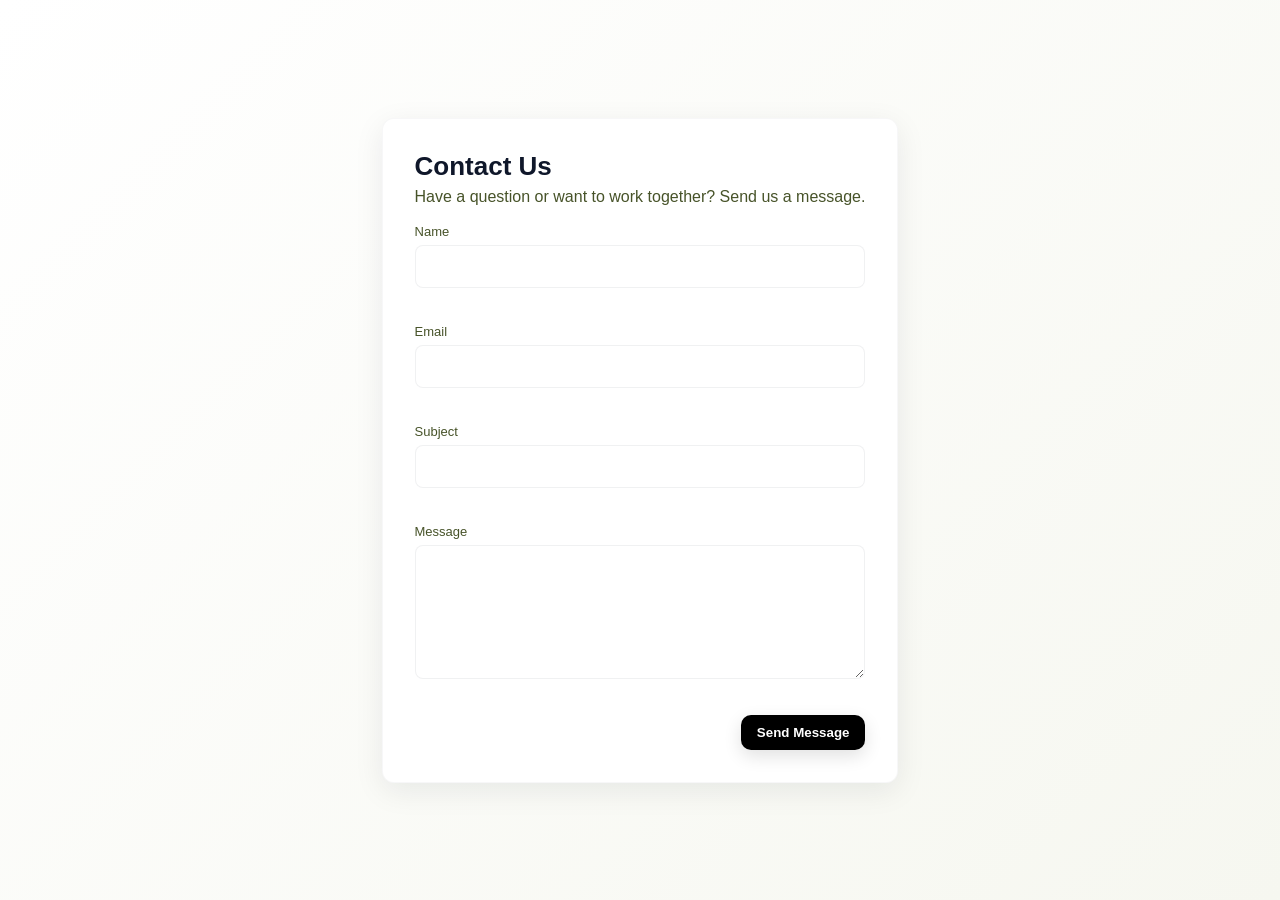
<file: Contact.html>
<!DOCTYPE html>
<html lang="en">
<head>
    <meta charset="UTF-8">
    <meta name="viewport" content="width=device-width, initial-scale=1.0">
    <title>Contact</title>
    <link rel="stylesheet" href="Contact.css">
</head>
<body>
    <main class="contact-page">
        <section class="contact-card">
            <h1>Contact Us</h1>
            <p class="lead">Have a question or want to work together? Send us a message.</p>
            <form id="contactForm" novalidate>
                <div class="field">
                    <label for="name">Name</label>
                    <input type="text" id="name" name="name" required autocomplete="name" />
                    <div class="error" aria-live="polite"></div>
                </div>

                <div class="field">
                    <label for="email">Email</label>
                    <input type="email" id="email" name="email" required autocomplete="email" />
                    <div class="error" aria-live="polite"></div>
                </div>

                <div class="field">
                    <label for="subject">Subject</label>
                    <input type="text" id="subject" name="subject" />
                    <div class="error" aria-live="polite"></div>
                </div>

                <div class="field">
                    <label for="message">Message</label>
                    <textarea id="message" name="message" rows="6" required></textarea>
                    <div class="error" aria-live="polite"></div>
                </div>

                <div class="actions">
                    <button type="submit" id="submitBtn">Send Message</button>
                </div>
            </form>
            <div id="successMessage" class="success" hidden>Thanks — your message has been sent.</div>
        </section>
    </main>

    <script src="contact.js"></script>
</body>
</html>
</file>
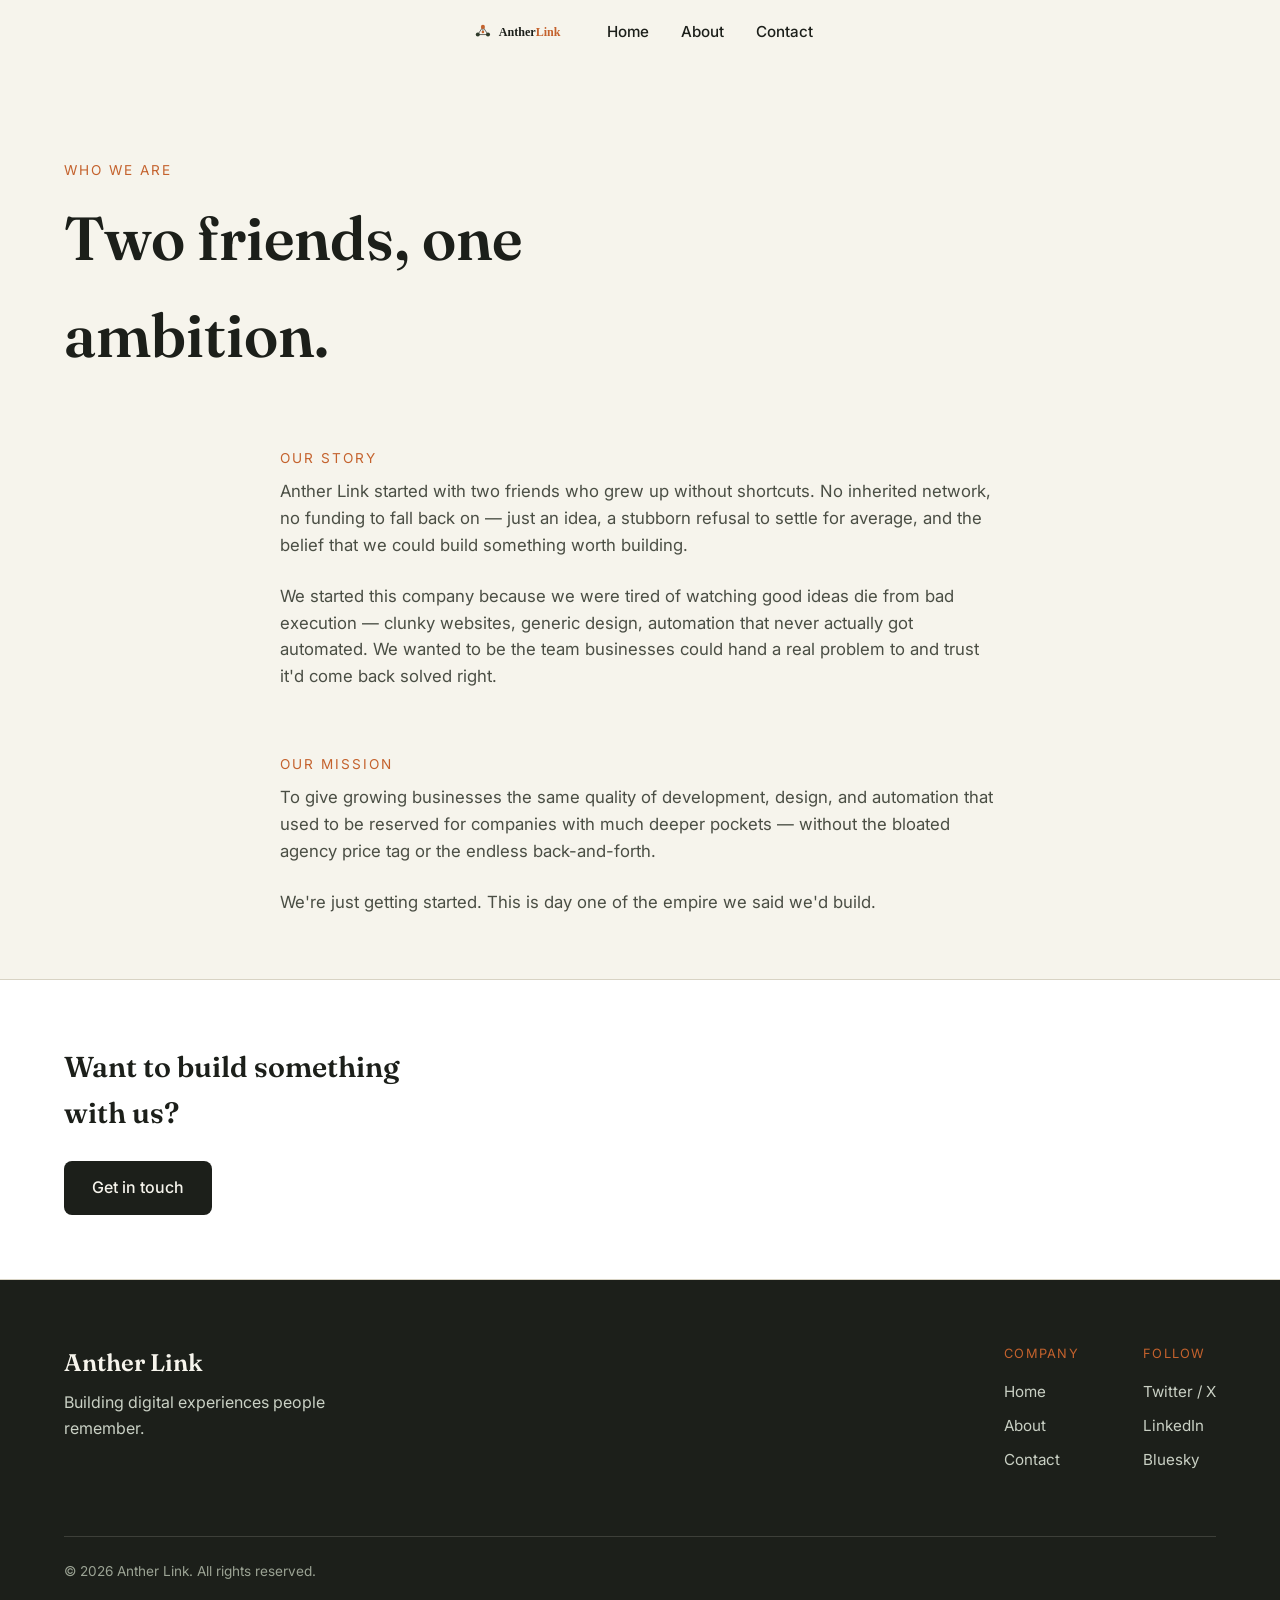
<file: Contact & About/About.html>
<!DOCTYPE html>
<html lang="en">

<head>
    <meta charset="UTF-8">
    <meta name="viewport" content="width=device-width, initial-scale=1.0">
    <title>About — Anther Link</title>

    <meta name="description"
        content="Helping ambitious businesses grow through AI automation, full-stack development, and modern web design. We build fast, scalable digital experiences designed for growth.">

    <meta property="og:title" content="Anther Link">
    <meta property="og:description" content="Helping ambitious businesses grow through AI, web development and design.">
    <meta property="og:image" content="https://anther-link.vercel.app/images/preview.png">
    <meta property="og:url" content="https://anther-link.vercel.app/">
    <meta property="og:type" content="website">

    <link rel="icon" href="../images/favicon.svg" type="image/svg+xml">
    <link rel="stylesheet" href="About.css">
    <link rel="preconnect" href="https://fonts.googleapis.com">
    <link
        href="https://fonts.googleapis.com/css2?family=Fraunces:opsz,wght@9..144,400;9..144,600&family=Inter:wght@400;500;600&display=swap"
        rel="stylesheet">
</head>

<body>
    <header>
        <nav>
            <div class="container">
                <a href="../index.html" class="logo">
                    <img src="../images/logo-combined.svg" alt="AntherLink logo" class="logo-img">
                </a>
                <button class="nav-toggle" id="navToggle" aria-label="Toggle menu" aria-expanded="false">
                    <span></span><span></span><span></span>
                </button>
                <ul class="nav-links" id="navLinks">
                    <li><a href="../index.html">Home</a></li>
                    <li><a href="About.html">About</a></li>
                    <li><a href="Contact.html">Contact</a></li>
                </ul>
            </div>
        </nav>
    </header>

    <main>
        <section class="about-hero">
            <div class="container">
                <span class="hero-eyebrow">Who we are</span>
                <h1>Two friends, one ambition.</h1>
            </div>
        </section>

        <section class="story-block container">
            <span class="section-eyebrow">Our Story</span>
            <p>Anther Link started with two friends who grew up without shortcuts. No inherited network, no funding to
                fall back on — just an idea, a stubborn refusal to settle for average, and the belief that we could
                build something worth building.</p>
            <p>We started this company because we were tired of watching good ideas die from bad execution — clunky
                websites, generic design, automation that never actually got automated. We wanted to be the team
                businesses could hand a real problem to and trust it'd come back solved right.</p>
        </section>

        <section class="story-block container">
            <span class="section-eyebrow">Our Mission</span>
            <p>To give growing businesses the same quality of development, design, and automation that used to be
                reserved for companies with much deeper pockets — without the bloated agency price tag or the endless
                back-and-forth.</p>
            <p>We're just getting started. This is day one of the empire we said we'd build.</p>
        </section>

        <section class="about-cta">
            <div class="container">
                <h2>Want to build something with us?</h2>
                <a href="Contact.html" class="cta-button">Get in touch</a>
            </div>
        </section>
    </main>

    <footer>
        <div class="container">
            <div class="footer-top">
                <div class="footer-brand">
                    <span class="footer-logo">Anther Link</span>
                    <p>Building digital experiences people remember.</p>
                </div>

                <div class="footer-links">
                    <div class="footer-col">
                        <span class="footer-heading">Company</span>
                        <a href="../index.html">Home</a>
                        <a href="About.html">About</a>
                        <a href="Contact.html">Contact</a>
                    </div>
                    <div class="footer-col">
                        <span class="footer-heading">Follow</span>
                        <a href="https://x.com/AntherLink" target="_blank">Twitter / X</a>
                        <a href="#">LinkedIn</a>
                        <a href="https://bsky.app/profile/antherlink.bsky.social" target="_blank">Bluesky</a>
                    </div>
                </div>
            </div>

            <div class="footer-bottom">
                <p>&copy; 2026 Anther Link. All rights reserved.</p>
            </div>
        </div>
    </footer>

    <script src="nav.js"></script>
</body>

</html>
</file>
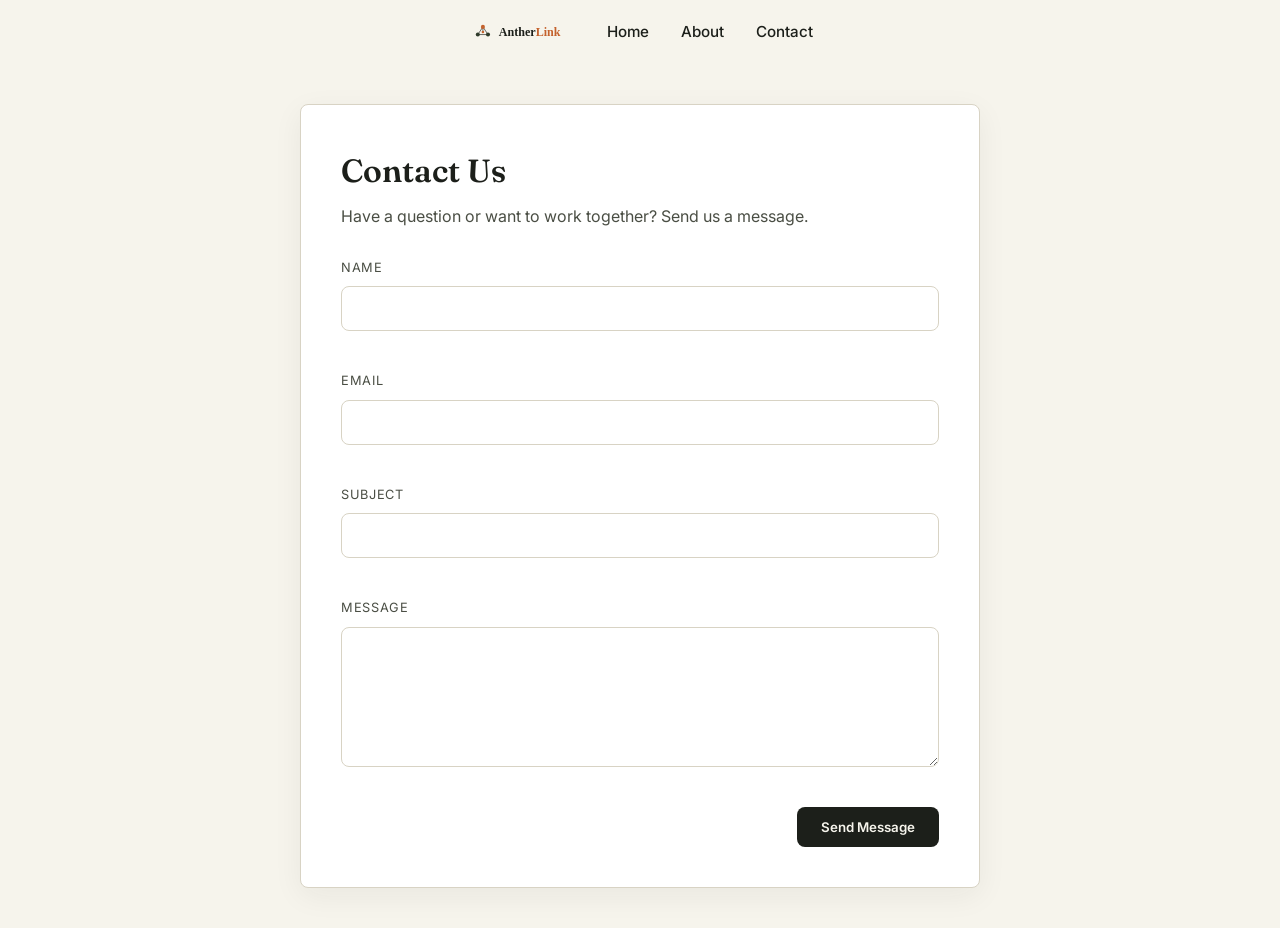
<file: Contact & About/Contact.html>
<!DOCTYPE html>
<html lang="en">

<head>
    <meta charset="UTF-8">
    <meta name="viewport" content="width=device-width, initial-scale=1.0">
    <title>Contact — Anther Link</title>

    <meta name="description"
        content="Helping ambitious businesses grow through AI automation, full-stack development, and modern web design. We build fast, scalable digital experiences designed for growth.">

    <meta property="og:title" content="Anther Link">
    <meta property="og:description" content="Helping ambitious businesses grow through AI, web development and design.">
    <meta property="og:image" content="https://anther-link.vercel.app/images/preview.png">
    <meta property="og:url" content="https://anther-link.vercel.app/">
    <meta property="og:type" content="website">

    <link rel="icon" href="../images/favicon.svg" type="image/svg+xml">
    <link rel="stylesheet" href="Contact.css">
    <link rel="preconnect" href="https://fonts.googleapis.com">
    <link
        href="https://fonts.googleapis.com/css2?family=Fraunces:opsz,wght@9..144,400;9..144,600&family=Inter:wght@400;500;600&display=swap"
        rel="stylesheet">
</head>

<body>
    <header>
        <nav>
            <div class="container">
                <a href="../index.html" class="logo">
                    <img src="../images/logo-combined.svg" alt="AntherLink logo" class="logo-img">
                </a>
                <button class="nav-toggle" id="navToggle" aria-label="Toggle menu" aria-expanded="false">
                    <span></span><span></span><span></span>
                </button>
                <ul class="nav-links" id="navLinks">
                    <li><a href="../index.html">Home</a></li>
                    <li><a href="About.html">About</a></li>
                    <li><a href="Contact.html">Contact</a></li>
                </ul>
            </div>
        </nav>
    </header>

    <main class="contact-page">
        <section class="contact-card">
            <h1>Contact Us</h1>
            <p class="lead">Have a question or want to work together? Send us a message.</p>
            <form id="contactForm" novalidate>
                <div class="field">
                    <label for="name">Name</label>
                    <input type="text" id="name" name="name" required autocomplete="name" />
                    <div class="error" aria-live="polite"></div>
                </div>

                <div class="field">
                    <label for="email">Email</label>
                    <input type="email" id="email" name="email" required autocomplete="email" />
                    <div class="error" aria-live="polite"></div>
                </div>

                <div class="field">
                    <label for="subject">Subject</label>
                    <input type="text" id="subject" name="subject" />
                    <div class="error" aria-live="polite"></div>
                </div>

                <div class="field">
                    <label for="message">Message</label>
                    <textarea id="message" name="message" rows="6" required></textarea>
                    <div class="error" aria-live="polite"></div>
                </div>

                <div class="actions">
                    <button type="submit" id="submitBtn">Send Message</button>
                </div>
            </form>
            <div id="successMessage" class="success" hidden>Thanks — your message has been sent.</div>
        </section>
    </main>

    <script src="nav.js"></script>
    <script src="contact.js"></script>
</body>

</html>
</file>
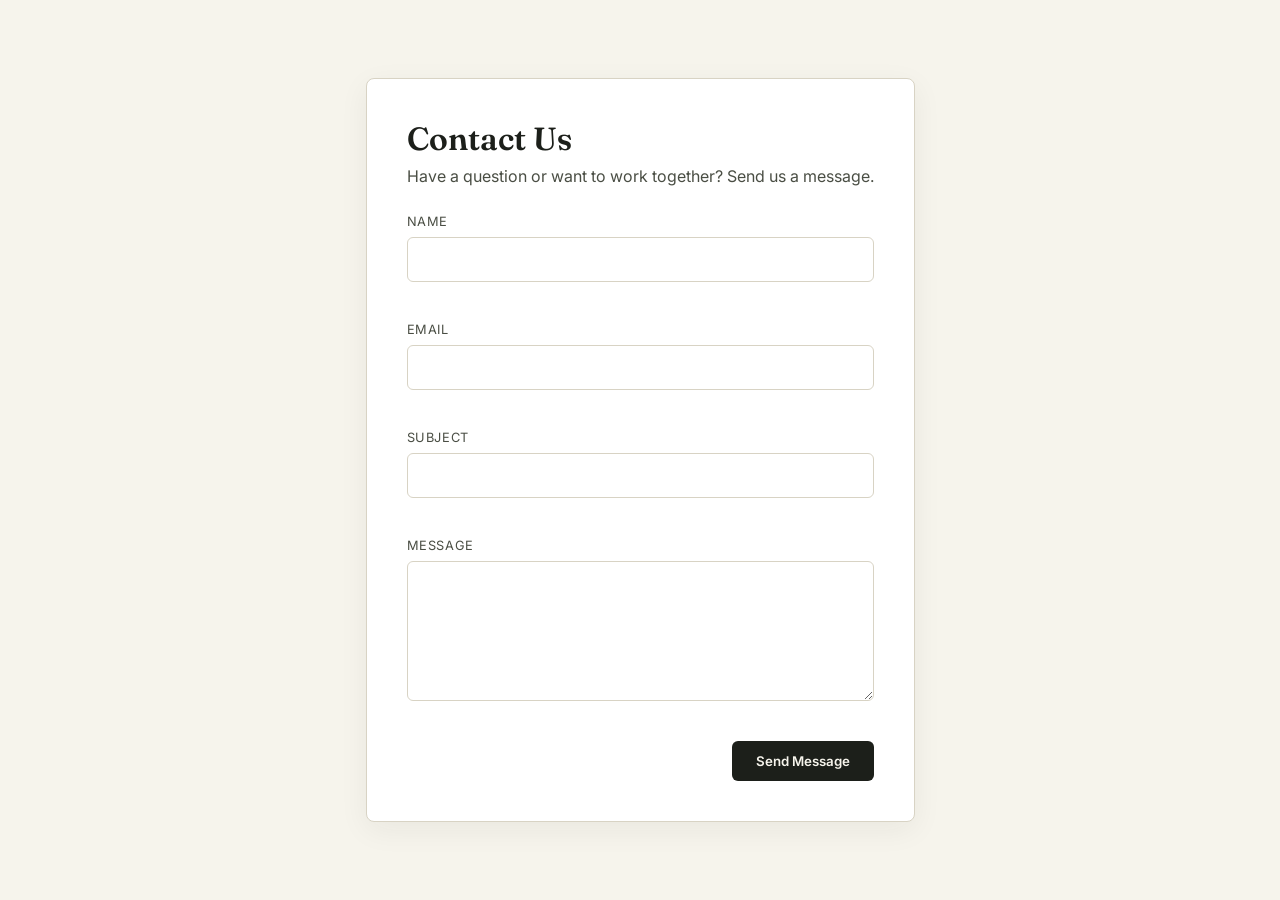
<file: Contact/Contact.html>
<!DOCTYPE html>
<html lang="en">
<head>
    <meta charset="UTF-8">
    <meta name="viewport" content="width=device-width, initial-scale=1.0">
    <title>Contact — Anther Links</title>
    <link rel="stylesheet" href="Contact.css">
    <link rel="preconnect" href="https://fonts.googleapis.com">
    <link href="https://fonts.googleapis.com/css2?family=Fraunces:opsz,wght@9..144,400;9..144,600&family=Inter:wght@400;500;600&display=swap" rel="stylesheet">
</head>
<body>
    <main class="contact-page">
        <section class="contact-card">
            <h1>Contact Us</h1>
            <p class="lead">Have a question or want to work together? Send us a message.</p>
            <form id="contactForm" novalidate>
                <div class="field">
                    <label for="name">Name</label>
                    <input type="text" id="name" name="name" required autocomplete="name" />
                    <div class="error" aria-live="polite"></div>
                </div>

                <div class="field">
                    <label for="email">Email</label>
                    <input type="email" id="email" name="email" required autocomplete="email" />
                    <div class="error" aria-live="polite"></div>
                </div>

                <div class="field">
                    <label for="subject">Subject</label>
                    <input type="text" id="subject" name="subject" />
                    <div class="error" aria-live="polite"></div>
                </div>

                <div class="field">
                    <label for="message">Message</label>
                    <textarea id="message" name="message" rows="6" required></textarea>
                    <div class="error" aria-live="polite"></div>
                </div>

                <div class="actions">
                    <button type="submit" id="submitBtn">Send Message</button>
                </div>
            </form>
            <div id="successMessage" class="success" hidden>Thanks — your message has been sent.</div>
        </section>
    </main>

    <script src="contact.js"></script>
</body>
</html>
</file>
<file: Contact.css>
:root{
	--bg1:#ffffff;
	--bg2:#f6f7f0;
	--card:#ffffff;
	--accent:#556b2f; /* dark olive */
	--muted:#475329;
	--radius:12px;
}
*{box-sizing:border-box}
body{font-family:Inter,Segoe UI,Roboto,Helvetica,Arial,sans-serif;margin:0;min-height:100vh;background:linear-gradient(135deg,var(--bg1),var(--bg2));display:flex;align-items:center;justify-content:center;padding:40px}
.contact-card{background:var(--card);max-width:680px;width:100%;padding:32px;border-radius:var(--radius);box-shadow:0 8px 30px rgba(17,24,39,0.08);border:1px solid rgba(15,23,42,0.03)}
.contact-card h1{margin:0 0 6px;font-size:26px;color:#0f172a}
.lead{margin:0 0 18px;color:var(--muted)}
.field{display:flex;flex-direction:column;margin-bottom:14px}
.field label{font-size:13px;color:var(--muted);margin-bottom:6px}
.field input,.field textarea{background:#ffffff;border:1px solid rgba(15,23,42,0.06);padding:12px 14px;border-radius:8px;font-size:15px;color:#0f172a;outline:none;transition:box-shadow .12s,border-color .12s}
.field input:focus,.field textarea:focus{box-shadow:0 6px 20px rgba(85,107,47,0.08);border-color:rgba(85,107,47,0.28)}
.field .error{color:#dc2626;font-size:13px;height:16px;margin-top:6px}
.actions{display:flex;justify-content:flex-end;margin-top:6px}
.actions{display:flex;justify-content:flex-end;margin-top:6px}
button#submitBtn{background:#000;color:#fff;padding:10px 16px;border-radius:10px;border:none;font-weight:600;cursor:pointer;box-shadow:0 6px 18px rgba(0,0,0,0.12);transition:transform .12s,box-shadow .12s,background-color .12s}
button#submitBtn:hover{background:#b95a00;color:#fff}
button#submitBtn:active{transform:translateY(1px)}
button#submitBtn:disabled{opacity:.6;cursor:default}
.success{margin-top:14px;background:#f0f7ec;color:#1f4d2b;padding:12px;border-radius:8px;border:1px solid rgba(31,77,43,0.08)}
@media (max-width:640px){body{padding:24px}.contact-card{padding:20px}.contact-card h1{font-size:20px}}
</file>
<file: Contact & About/About.css>
* {
    margin: 0;
    padding: 0;
    box-sizing: border-box;
}

html{
    scroll-behavior: smooth;
}

:root{
	--bg: #F6F4EC;
	--ink: #1C1F1A;
	--accent: #C4622D;
	--accent-dark: #2F3B2A;
	--line: #D8D3C4;
	--muted: #4A4E44;
	--muted-light: #C9D0C4;
	--muted-lighter: #9BA394;
	--font-display: 'Fraunces', serif;
	--font-body: 'Inter', sans-serif;
	--space-xs: 0.25rem;
	--space-sm: 0.5rem;
	--space-md: 1.5rem;
	--space-lg: 4rem;
	--space-xl: 6rem;
	--space-2xl: 8rem;
	--transition-fast: .15s ease;
	--transition-normal: .25s ease;
	--radius: 8px;
}

body{
	font-family: var(--font-body);
	background: var(--bg);
	color: var(--ink);
	line-height: 1.6;
	-webkit-font-smoothing: antialiased;
	text-rendering: optimizeLegibility;
}

img{
	max-width: 100%;
	display: block;
}

.container{
	max-width: 1200px;
	margin: 0 auto;
	padding: 0 1.5rem;
}

/* ---- Nav ---- */
header nav{
	display:flex;
	justify-content:space-between;
	align-items:center;
	padding: 1rem 0;
	position: relative;
	z-index: 100;
}

header .container{
	display: flex;
	justify-content: space-between;
	align-items: center;
}

.logo{
	display: block;
	text-decoration: none;
}

.logo-img{
	height: 32px;
	width: auto;
	display: block;
}

.nav-links{
	display:flex;
	gap: 2rem;
	list-style:none;
}

.nav-links a{
	position: relative;
	text-decoration:none;
	color: var(--ink);
	font-weight:500;
	font-size:0.95rem;
	transition: color var(--transition-fast);
}

.nav-links a::after{
	content: '';
	position: absolute;
	left: 0;
	bottom: -4px;
	width: 0;
	height: 1.5px;
	background: var(--accent);
	transition: width var(--transition-fast);
}

.nav-links a:hover::after{
	width: 100%;
}

.nav-links a:hover{
	color: var(--accent);
}

.nav-toggle{
	display:none;
	flex-direction:column;
	justify-content:space-between;
	width:24px;
	height:18px;
	background:none;
	border:none;
	cursor:pointer;
	padding:0;
}

.nav-toggle span{
	display:block;
	height:2px;
	width:100%;
	background: var(--ink);
	border-radius:2px;
}

@media (max-width: 640px){
	.nav-toggle{
		display:flex;
	}
	.nav-links{
		position:absolute;
		top:100%;
		left:0;
		right:0;
		background: var(--bg);
		flex-direction:column;
		gap:0;
		padding: 1rem 1.5rem;
		border-bottom:1px solid var(--line);
		display:none;
		z-index: 100;
	}
	.nav-links.open{
		display:flex;
	}
	.nav-links li{
		padding: 0.75rem 0;
		border-bottom: 1px solid var(--line);
	}
	.nav-links li:last-child{
		border-bottom:none;
	}
}

/* ---- About hero ---- */
.about-hero{
	padding: var(--space-xl) 0 var(--space-lg);
}
.hero-eyebrow, .section-eyebrow{
	font-size:0.85rem;
	letter-spacing:0.15em;
	text-transform:uppercase;
	color: var(--accent);
	display:block;
	margin-bottom: var(--space-sm);
}
.about-hero h1{
	font-family: var(--font-display);
	font-weight:600;
	font-size: clamp(2.2rem, 5vw, 3.8rem);
	max-width: 16ch;
}

/* ---- Story ---- */
.story-block{
	padding: 0 0 var(--space-lg);
	max-width: 720px;
}
.story-block p{
	font-size:1.05rem;
	color: var(--muted);
	margin-bottom: var(--space-md);
}
.story-block p:last-child{
	margin-bottom:0;
}

/* ---- CTA ---- */
.about-cta{
	background:#ffffff;
	border-top:1px solid var(--line);
	border-bottom:1px solid var(--line);
	padding: var(--space-lg) 0;
	text-align:left;
}
.about-cta h2{
	font-family: var(--font-display);
	font-weight:600;
	font-size:1.8rem;
	margin-bottom: var(--space-md);
	max-width: 20ch;
}
.cta-button{
	display:inline-block;
	background: var(--ink);
	color: var(--bg);
	text-decoration:none;
	padding: 0.9rem 1.75rem;
	border-radius: var(--radius);
	font-weight:500;
	transition: background var(--transition-fast), transform var(--transition-fast), box-shadow var(--transition-fast);
}
.cta-button:hover{
	background: var(--accent);
	transform: translateY(-2px);
	box-shadow: 0 10px 25px rgba(0,0,0,.08);
}

/* ---- Footer ---- */
footer{
	background: var(--ink);
	color: var(--bg);
	padding: var(--space-lg) 0 var(--space-md);
}
.footer-top{
	display:flex;
	justify-content:space-between;
	align-items: flex-start;
	flex-wrap:wrap;
	gap: var(--space-lg);
	padding-bottom: var(--space-lg);
}
.footer-logo{
	font-family: var(--font-display);
	font-size:1.5rem;
	font-weight:600;
	display:block;
	margin-bottom: var(--space-sm);
}
.footer-brand p{
	color: var(--muted-light);
	max-width:30ch;
}
.footer-links{
	display:flex;
	gap: var(--space-lg);
}
.footer-col{
	display:flex;
	flex-direction:column;
	gap:0.6rem;
}
.footer-heading{
	font-size:0.8rem;
	letter-spacing:0.1em;
	text-transform:uppercase;
	color: var(--accent);
	margin-bottom:0.4rem;
}
.footer-col a{
	color: var(--muted-light);
	text-decoration:none;
	font-size:0.95rem;
	transition:color var(--transition-fast);
}
.footer-col a:hover{
	color: var(--bg);
}
.footer-bottom{
	border-top:1px solid rgba(246,244,236,0.15);
	padding-top: var(--space-md);
	text-align:left;
}
.footer-bottom p{
	font-size:0.85rem;
	color: var(--muted-lighter);
}

@media (max-width:600px){
	.footer-links{
		gap: var(--space-md);
	}
	.footer-top{
		gap: var(--space-md);
	}
}

/* ---- Respect reduced motion preference ---- */
@media (prefers-reduced-motion: reduce){
	*{
		animation: none !important;
		transition: none !important;
		scroll-behavior: auto !important;
	}
}
</file>
<file: Contact & About/Contact.css>
* {
    margin: 0;
    padding: 0;
    box-sizing: border-box;
}

html{
    scroll-behavior: smooth;
}

:root{
	--bg: #F6F4EC;
	--ink: #1C1F1A;
	--accent: #C4622D;
	--accent-dark: #2F3B2A;
	--line: #D8D3C4;
	--muted: #4A4E44;
	--muted-light: #C9D0C4;
	--muted-lighter: #9BA394;
	--font-display: 'Fraunces', serif;
	--font-body: 'Inter', sans-serif;
	--space-xs: 0.25rem;
	--space-sm: 0.5rem;
	--space-md: 1.5rem;
	--space-lg: 4rem;
	--space-xl: 6rem;
	--space-2xl: 8rem;
	--transition-fast: .15s ease;
	--transition-normal: .25s ease;
	--radius: 8px;
}

body{
	font-family: var(--font-body);
	background: var(--bg);
	color: var(--ink);
	line-height: 1.6;
	-webkit-font-smoothing: antialiased;
	text-rendering: optimizeLegibility;
}

img{
	max-width: 100%;
	display: block;
}

.container{
	max-width: 1200px;
	margin: 0 auto;
	padding: 0 1.5rem;
}

/* ---- Nav ---- */
header nav{
	display:flex;
	justify-content:space-between;
	align-items:center;
	padding: 1rem 0;
	position: relative;
	z-index: 100;
}

header .container{
	display: flex;
	justify-content: space-between;
	align-items: center;
}

.logo{
	display: block;
	text-decoration: none;
}

.logo-img{
	height: 32px;
	width: auto;
	display: block;
}

.nav-links{
	display:flex;
	gap: 2rem;
	list-style:none;
}

.nav-links a{
	position: relative;
	text-decoration:none;
	color: var(--ink);
	font-weight:500;
	font-size:0.95rem;
	transition: color var(--transition-fast);
}

.nav-links a::after{
	content: '';
	position: absolute;
	left: 0;
	bottom: -4px;
	width: 0;
	height: 1.5px;
	background: var(--accent);
	transition: width var(--transition-fast);
}

.nav-links a:hover::after{
	width: 100%;
}

.nav-links a:hover{
	color: var(--accent);
}

.nav-toggle{
	display:none;
	flex-direction:column;
	justify-content:space-between;
	width:24px;
	height:18px;
	background:none;
	border:none;
	cursor:pointer;
	padding:0;
}

.nav-toggle span{
	display:block;
	height:2px;
	width:100%;
	background: var(--ink);
	border-radius:2px;
}

@media (max-width: 640px){
	.nav-toggle{
		display:flex;
	}
	.nav-links{
		position:absolute;
		top:100%;
		left:0;
		right:0;
		background: var(--bg);
		flex-direction:column;
		gap:0;
		padding: 1rem 1.5rem;
		border-bottom:1px solid var(--line);
		display:none;
		z-index: 100;
	}
	.nav-links.open{
		display:flex;
	}
	.nav-links li{
		padding: 0.75rem 0;
		border-bottom: 1px solid var(--line);
	}
	.nav-links li:last-child{
		border-bottom:none;
	}
}

/* ---- Contact card ---- */
.contact-page{
	min-height: calc(100svh - 80px);
	display:flex;
	align-items:center;
	justify-content:center;
	padding: 2.5rem 0;
}

.contact-card{
	background:#ffffff;
	max-width:680px;
	width:100%;
	margin: 0 1.5rem;
	padding:40px;
	border-radius: var(--radius);
	border: 1px solid var(--line);
	box-shadow: 0 8px 30px rgba(28,31,26,0.06);
}
.contact-card h1{
	font-family: var(--font-display);
	font-weight: 600;
	margin:0 0 8px;
	font-size:2rem;
	color: var(--ink);
}
.lead{margin:0 0 28px;color: var(--muted)}
.field{display:flex;flex-direction:column;margin-bottom:18px}
.field label{font-size:0.8rem;letter-spacing:0.05em;text-transform:uppercase;color: var(--muted);margin-bottom:8px}
.field input,.field textarea{
	font-family: var(--font-body);
	background:#ffffff;
	border:1px solid var(--line);
	padding:12px 14px;
	border-radius: var(--radius);
	font-size:15px;
	color: var(--ink);
	outline:none;
	transition: border-color var(--transition-fast), box-shadow var(--transition-fast);
}
.field input:focus,.field textarea:focus{
	box-shadow: 0 0 0 4px rgba(196,98,45,.12);
	border-color: var(--accent);
}
.field .error{color:#DC2626;font-size:13px;height:16px;margin-top:6px}
.actions{display:flex;justify-content:flex-end;margin-top:8px}
button#submitBtn{
	font-family: var(--font-body);
	background: var(--ink);
	color: var(--bg);
	padding:12px 24px;
	border-radius: var(--radius);
	border:none;
	font-weight:600;
	cursor:pointer;
	transition: transform var(--transition-fast), background var(--transition-fast), box-shadow var(--transition-fast);
}
button#submitBtn:hover{
	background: var(--accent);
	transform: translateY(-2px);
	box-shadow: 0 10px 25px rgba(0,0,0,.08);
}
button#submitBtn:active{transform:translateY(1px)}
button#submitBtn:disabled{opacity:.6;cursor:default}
.success{
	margin-top:18px;
	background: var(--bg);
	color: var(--accent-dark);
	padding:14px;
	border-radius: var(--radius);
	border:1px solid var(--line);
	font-size: 0.95rem;
}
@media (max-width:640px){
	.contact-card{padding:24px}
	.contact-card h1{font-size:1.6rem}
}

/* ---- Respect reduced motion preference ---- */
@media (prefers-reduced-motion: reduce){
	*{
		animation: none !important;
		transition: none !important;
		scroll-behavior: auto !important;
	}
}
</file>
<file: Contact/Contact.css>
:root{
	--bg: #F6F4EC;
	--ink: #1C1F1A;
	--accent: #C4622D;
	--accent-dark: #2F3B2A;
	--line: #D8D3C4;
	--font-display: 'Fraunces', serif;
	--font-body: 'Inter', sans-serif;
	--radius: 8px;
}
*{box-sizing:border-box}
body{
	font-family: var(--font-body);
	margin:0;
	min-height:100vh;
	background: var(--bg);
	display:flex;
	align-items:center;
	justify-content:center;
	padding:40px;
	color: var(--ink);
}
.contact-card{
	background:#ffffff;
	max-width:680px;
	width:100%;
	padding:40px;
	border-radius: var(--radius);
	border: 1px solid var(--line);
	box-shadow: 0 8px 30px rgba(28,31,26,0.06);
}
.contact-card h1{
	font-family: var(--font-display);
	font-weight: 600;
	margin:0 0 8px;
	font-size:2rem;
	color: var(--ink);
}
.lead{margin:0 0 28px;color:#4A4E44}
.field{display:flex;flex-direction:column;margin-bottom:18px}
.field label{font-size:0.8rem;letter-spacing:0.05em;text-transform:uppercase;color:#4A4E44;margin-bottom:8px}
.field input,.field textarea{
	font-family: var(--font-body);
	background:#ffffff;
	border:1px solid var(--line);
	padding:12px 14px;
	border-radius:6px;
	font-size:15px;
	color: var(--ink);
	outline:none;
	transition: box-shadow .15s ease, border-color .15s ease;
}
.field input:focus,.field textarea:focus{
	box-shadow: 0 0 0 3px rgba(196,98,45,0.15);
	border-color: var(--accent);
}
.field .error{color:#DC2626;font-size:13px;height:16px;margin-top:6px}
.actions{display:flex;justify-content:flex-end;margin-top:8px}
button#submitBtn{
	font-family: var(--font-body);
	background: var(--ink);
	color: var(--bg);
	padding:12px 24px;
	border-radius:6px;
	border:none;
	font-weight:600;
	cursor:pointer;
	transition: transform .15s ease, background .15s ease;
}
button#submitBtn:hover{background: var(--accent)}
button#submitBtn:active{transform:translateY(1px)}
button#submitBtn:disabled{opacity:.6;cursor:default}
.success{
	margin-top:18px;
	background: var(--bg);
	color: var(--accent-dark);
	padding:14px;
	border-radius:6px;
	border:1px solid var(--line);
	font-size: 0.95rem;
}
@media (max-width:640px){
	body{padding:24px}
	.contact-card{padding:24px}
	.contact-card h1{font-size:1.6rem}
}
</file>
